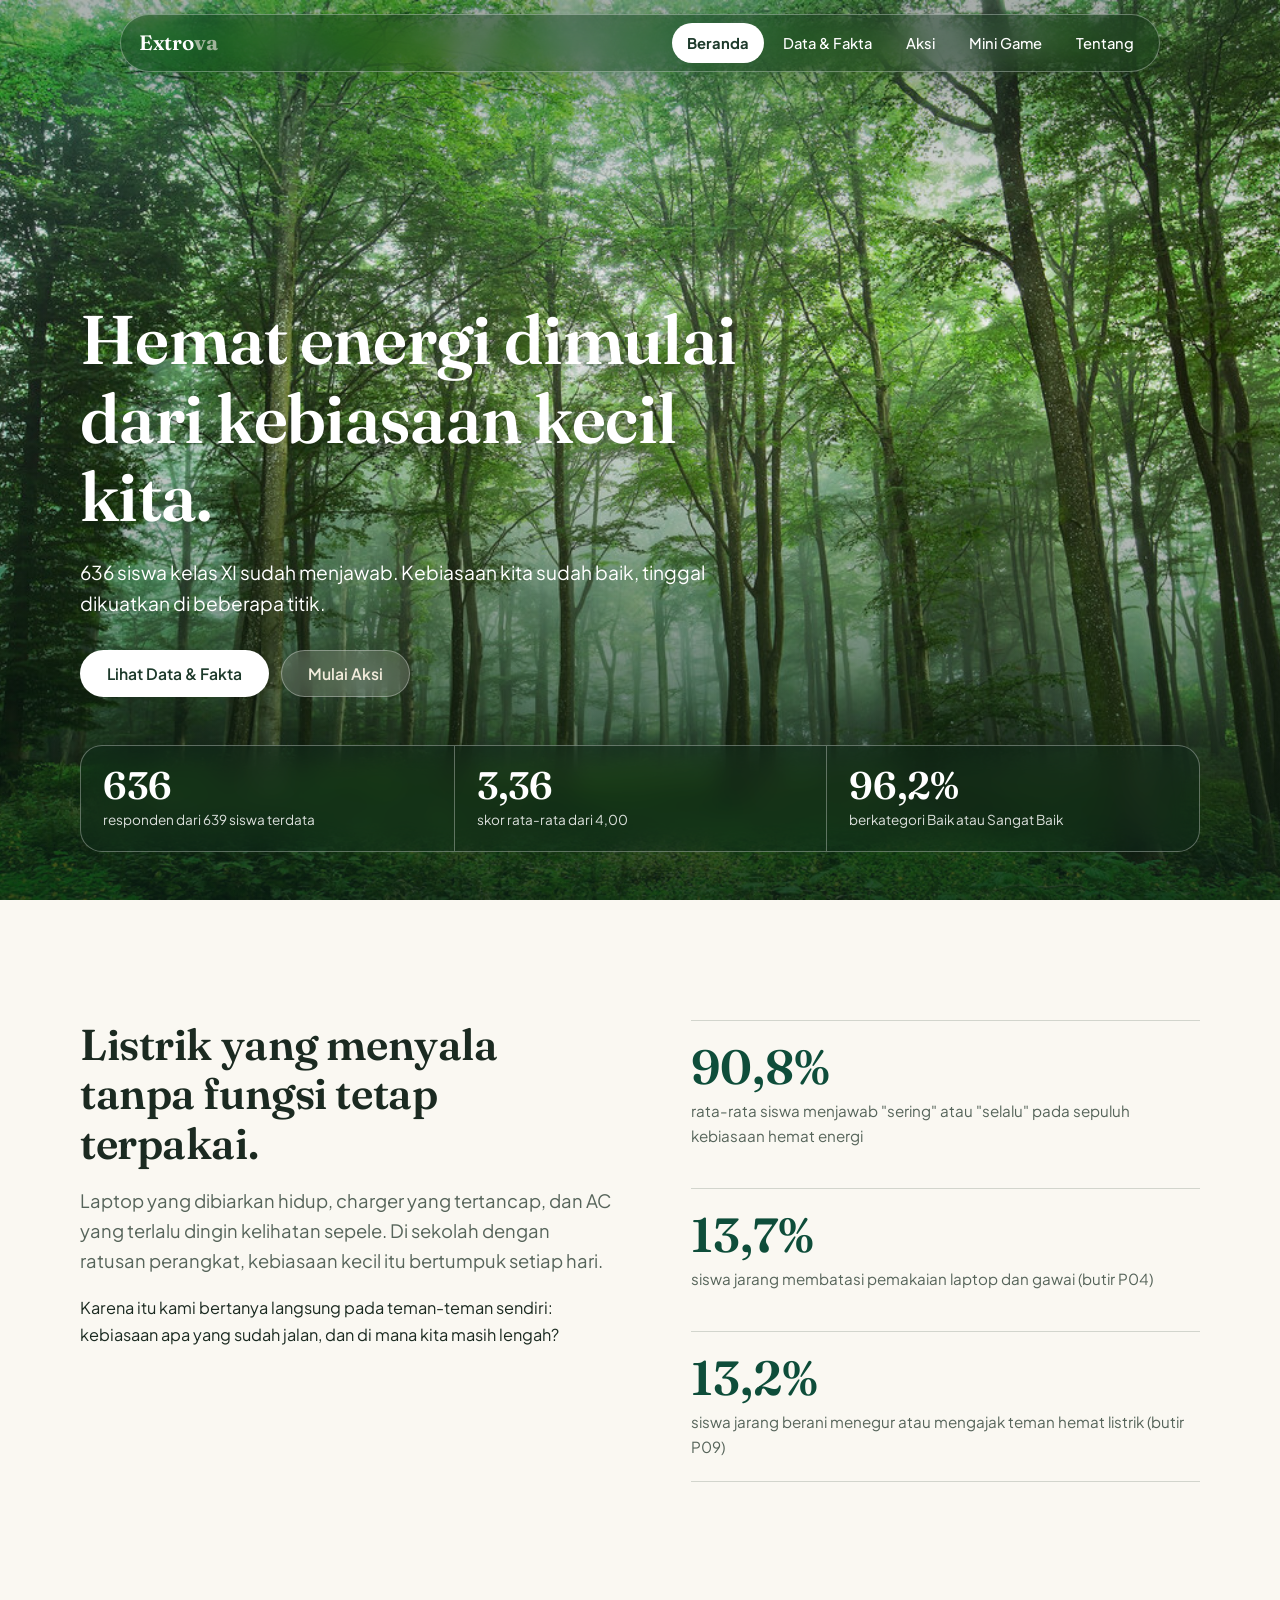
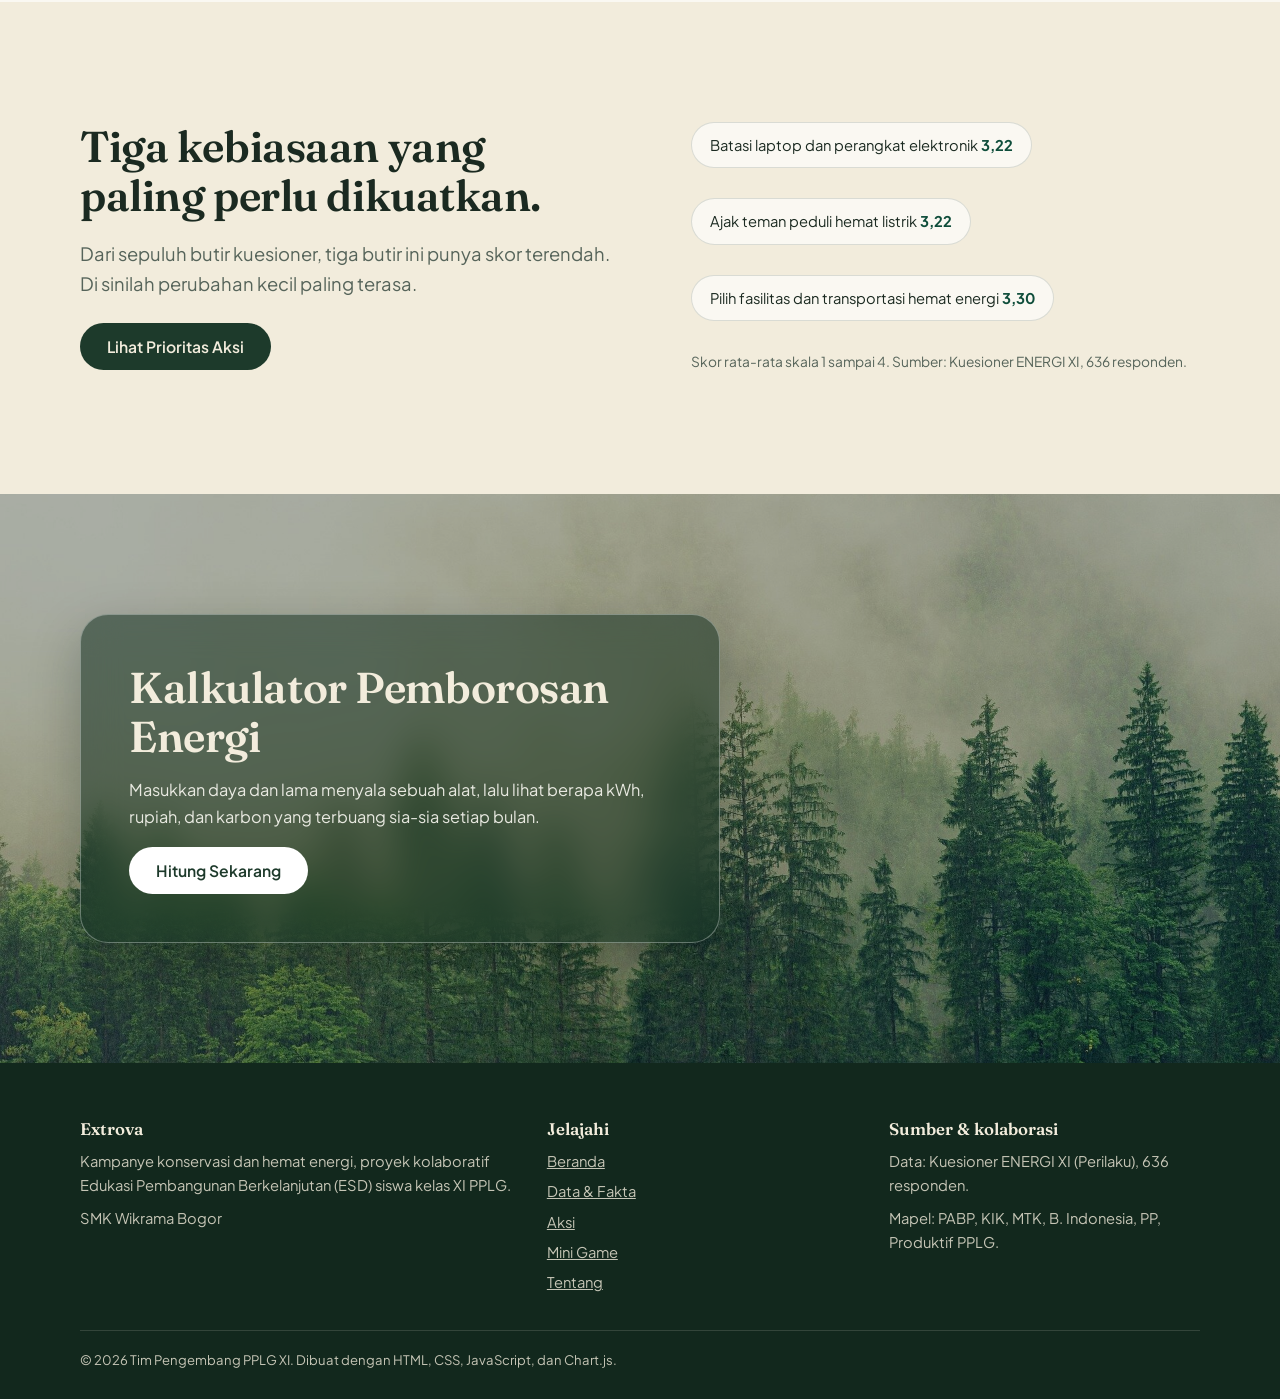
<file: index.html>
<!DOCTYPE html>
<html lang="id">
<head>
  <meta charset="UTF-8">
  <meta name="viewport" content="width=device-width, initial-scale=1">
  <title>Extrova — Kampanye Konservasi & Hemat Energi XI PPLG</title>
  <meta name="description" content="Kampanye hemat energi berbasis kuesioner 636 siswa kelas XI SMK Wikrama Bogor.">
  <link rel="preconnect" href="https://fonts.googleapis.com">
  <link rel="preconnect" href="https://fonts.gstatic.com" crossorigin>
  <link href="https://fonts.googleapis.com/css2?family=Fraunces:wght@500;600&family=Plus+Jakarta+Sans:wght@400;500;600;700&display=swap" rel="stylesheet">
  <link rel="stylesheet" href="css/style.css">
  <script src="js/main.js" defer></script>
</head>
<body data-page="index">
  <main>
    <section class="hero">
      <img src="assets/img/forest-view.jpg" alt="foto hutan" fetchpriority="high" onerror="this.remove()">
      <div class="wrap">
        <h1>Hemat energi dimulai dari kebiasaan kecil kita.</h1>
        <p>636 siswa kelas XI sudah menjawab. Kebiasaan kita sudah baik, tinggal dikuatkan di beberapa titik.</p>
        <div class="btn-row">
          <a class="btn btn-solid" href="data.html">Lihat Data & Fakta</a>
          <a class="btn btn-glass" href="aksi.html">Mulai Aksi</a>
        </div>
        <div class="hero-strip">
          <div><b>636</b><span>responden dari 639 siswa terdata</span></div>
          <div><b>3,36</b><span>skor rata-rata dari 4,00</span></div>
          <div><b>96,2%</b><span>berkategori Baik atau Sangat Baik</span></div>
        </div>
      </div>
    </section>

    <section class="section">
      <div class="wrap split">
        <div class="reveal">
          <h2>Listrik yang menyala tanpa fungsi tetap terpakai.</h2>
          <p class="lead">Laptop yang dibiarkan hidup, charger yang tertancap, dan AC yang terlalu dingin kelihatan sepele. Di sekolah dengan ratusan perangkat, kebiasaan kecil itu bertumpuk setiap hari.</p>
          <p>Karena itu kami bertanya langsung pada teman-teman sendiri: kebiasaan apa yang sudah jalan, dan di mana kita masih lengah?</p>
        </div>
        <div class="stat-col reveal">
          <div><b>90,8%</b><span>rata-rata siswa menjawab "sering" atau "selalu" pada sepuluh kebiasaan hemat energi</span></div>
          <div><b>13,7%</b><span>siswa jarang membatasi pemakaian laptop dan gawai (butir P04)</span></div>
          <div><b>13,2%</b><span>siswa jarang berani menegur atau mengajak teman hemat listrik (butir P09)</span></div>
        </div>
      </div>
    </section>

    <section class="section on-cream">
      <div class="wrap split">
        <div class="reveal">
          <h2>Tiga kebiasaan yang paling perlu dikuatkan.</h2>
          <p class="lead">Dari sepuluh butir kuesioner, tiga butir ini punya skor terendah. Di sinilah perubahan kecil paling terasa.</p>
          <div class="btn-row" style="margin-top:24px"><a class="btn btn-dark" href="aksi.html">Lihat Prioritas Aksi</a></div>
        </div>
        <div class="strong-row reveal" style="margin-top:0;flex-direction:column;align-items:flex-start">
          <span class="chip">Batasi laptop dan perangkat elektronik <b>3,22</b></span>
          <span class="chip">Ajak teman peduli hemat listrik <b>3,22</b></span>
          <span class="chip">Pilih fasilitas dan transportasi hemat energi <b>3,30</b></span>
          <p class="small">Skor rata-rata skala 1 sampai 4. Sumber: Kuesioner ENERGI XI, 636 responden.</p>
        </div>
      </div>
    </section>

    <section class="band section">
      <img src="assets/img/hero.jpg" alt="" loading="lazy" onerror="this.remove()">
      <div class="wrap">
        <div class="glass reveal">
          <h2>Kalkulator Pemborosan Energi</h2>
          <p>Masukkan daya dan lama menyala sebuah alat, lalu lihat berapa kWh, rupiah, dan karbon yang terbuang sia-sia setiap bulan.</p>
          <a class="btn btn-solid" href="game.html">Hitung Sekarang</a>
        </div>
      </div>
    </section>
  </main>
</body>
</html>
</file>
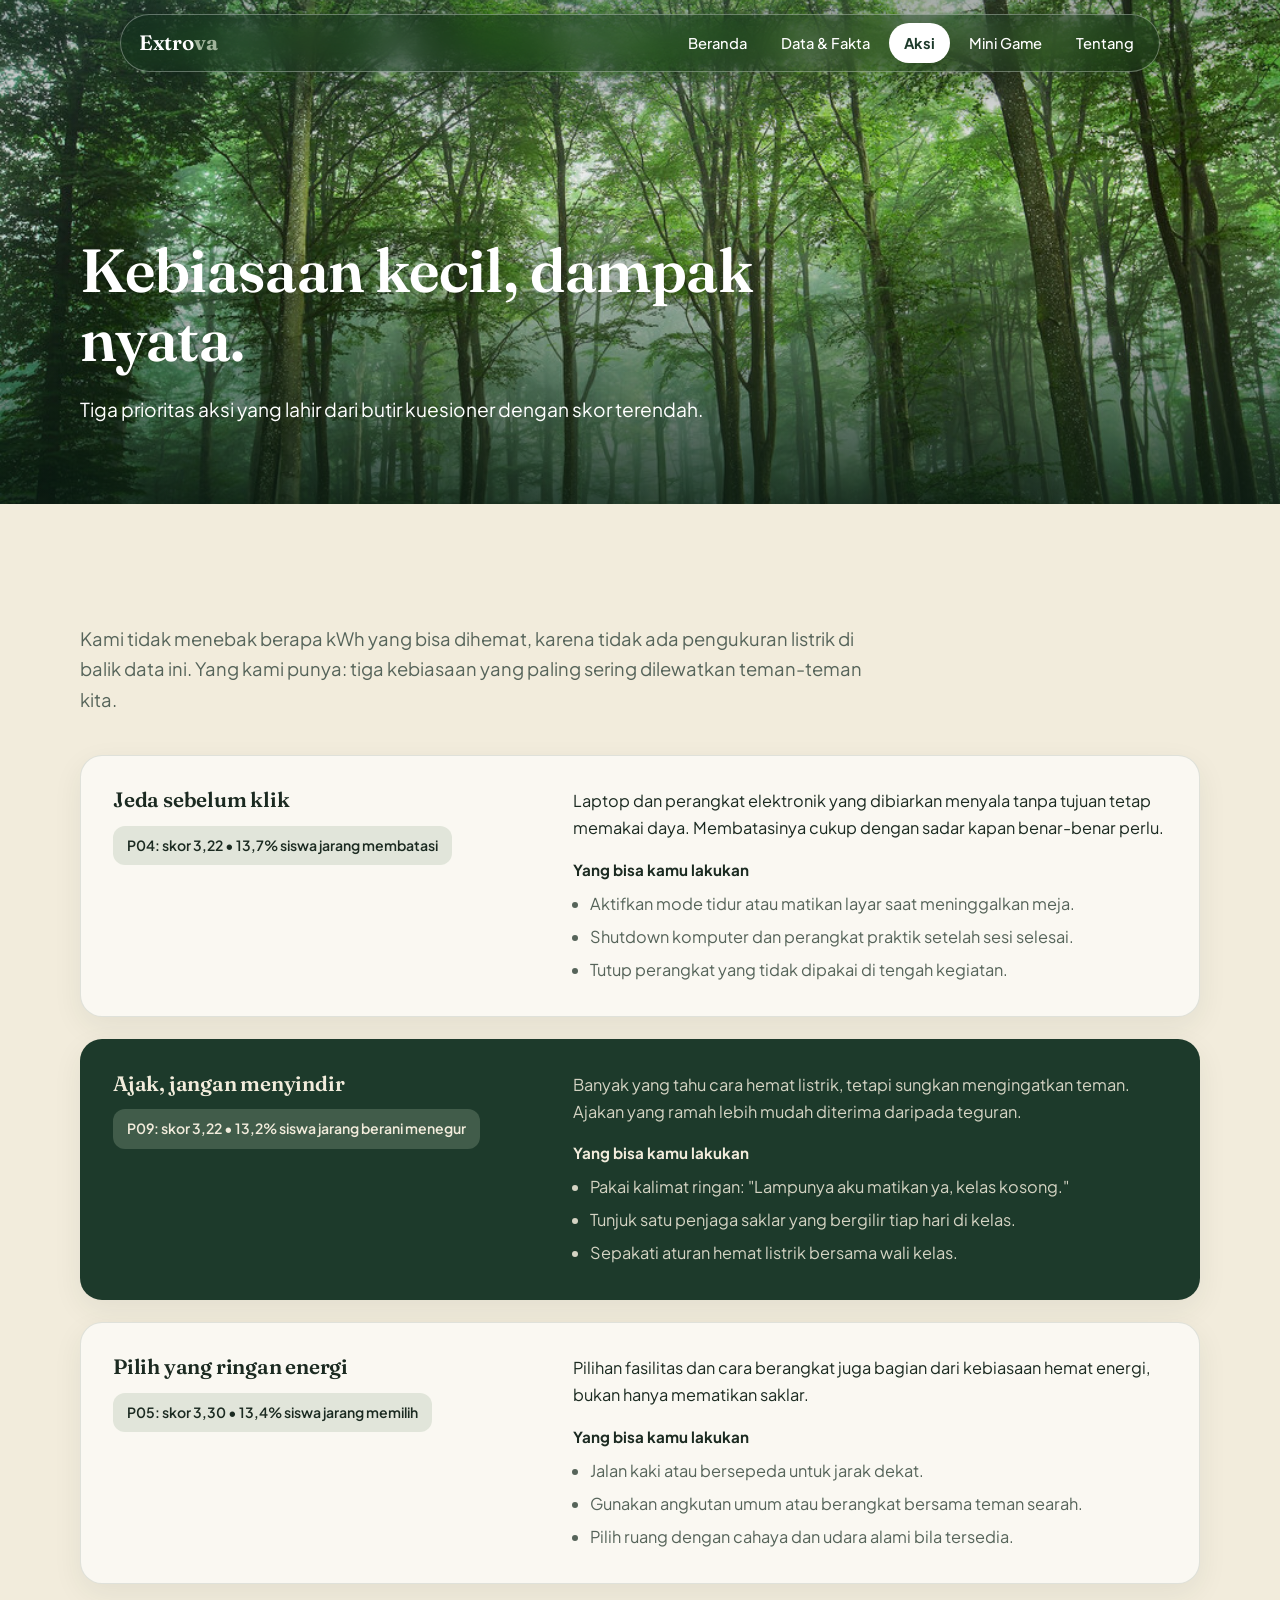
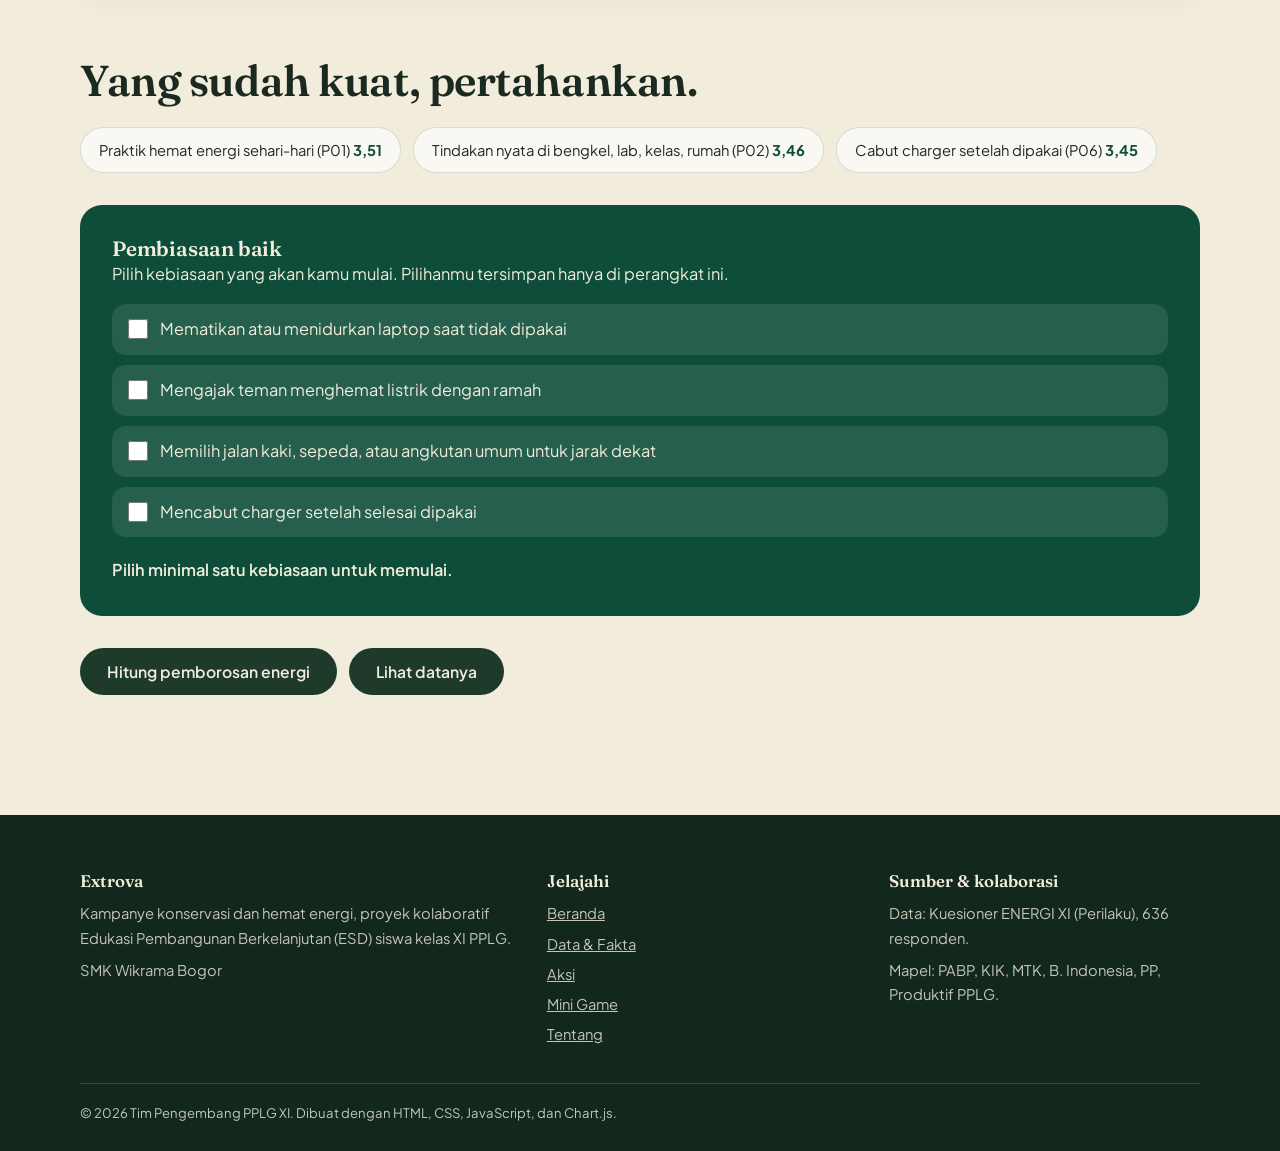
<file: aksi.html>
<!DOCTYPE html>
<html lang="id">
<head>
  <meta charset="UTF-8">
  <meta name="viewport" content="width=device-width, initial-scale=1">
  <title>Prioritas Aksi — Extrova</title>
  <link rel="preconnect" href="https://fonts.googleapis.com">
  <link rel="preconnect" href="https://fonts.gstatic.com" crossorigin>
  <link href="https://fonts.googleapis.com/css2?family=Fraunces:wght@500;600&family=Plus+Jakarta+Sans:wght@400;500;600;700&display=swap" rel="stylesheet">
  <link rel="stylesheet" href="css/style.css">
  <script src="js/main.js" defer></script>
</head>
<body data-page="aksi">
  <main>
    <section class="hero page-hero">
      <img src="assets/img/forest-view.jpg" alt="" onerror="this.remove()">
      <div class="wrap">
        <h1>Kebiasaan kecil, dampak nyata.</h1>
        <p>Tiga prioritas aksi yang lahir dari butir kuesioner dengan skor terendah.</p>
      </div>
    </section>

    <section class="section on-cream">
      <div class="wrap">
        <p class="lead reveal">Kami tidak menebak berapa kWh yang bisa dihemat, karena tidak ada pengukuran listrik di balik data ini. Yang kami punya: tiga kebiasaan yang paling sering dilewatkan teman-teman kita.</p>

        <div class="actions">
          <article class="action reveal">
            <div>
              <h3>Jeda sebelum klik</h3>
              <span class="finding">P04: skor 3,22 • 13,7% siswa jarang membatasi</span>
            </div>
            <div>
              <p>Laptop dan perangkat elektronik yang dibiarkan menyala tanpa tujuan tetap memakai daya. Membatasinya cukup dengan sadar kapan benar-benar perlu.</p>
              <h4>Yang bisa kamu lakukan</h4>
              <ul>
                <li>Aktifkan mode tidur atau matikan layar saat meninggalkan meja.</li>
                <li>Shutdown komputer dan perangkat praktik setelah sesi selesai.</li>
                <li>Tutup perangkat yang tidak dipakai di tengah kegiatan.</li>
              </ul>
            </div>
          </article>

          <article class="action reveal">
            <div>
              <h3>Ajak, jangan menyindir</h3>
              <span class="finding">P09: skor 3,22 • 13,2% siswa jarang berani menegur</span>
            </div>
            <div>
              <p>Banyak yang tahu cara hemat listrik, tetapi sungkan mengingatkan teman. Ajakan yang ramah lebih mudah diterima daripada teguran.</p>
              <h4>Yang bisa kamu lakukan</h4>
              <ul>
                <li>Pakai kalimat ringan: "Lampunya aku matikan ya, kelas kosong."</li>
                <li>Tunjuk satu penjaga saklar yang bergilir tiap hari di kelas.</li>
                <li>Sepakati aturan hemat listrik bersama wali kelas.</li>
              </ul>
            </div>
          </article>

          <article class="action reveal">
            <div>
              <h3>Pilih yang ringan energi</h3>
              <span class="finding">P05: skor 3,30 • 13,4% siswa jarang memilih</span>
            </div>
            <div>
              <p>Pilihan fasilitas dan cara berangkat juga bagian dari kebiasaan hemat energi, bukan hanya mematikan saklar.</p>
              <h4>Yang bisa kamu lakukan</h4>
              <ul>
                <li>Jalan kaki atau bersepeda untuk jarak dekat.</li>
                <li>Gunakan angkutan umum atau berangkat bersama teman searah.</li>
                <li>Pilih ruang dengan cahaya dan udara alami bila tersedia.</li>
              </ul>
            </div>
          </article>
        </div>

        <h2 style="margin-top:72px" class="reveal">Yang sudah kuat, pertahankan.</h2>
        <div class="strong-row reveal">
          <span class="chip">Praktik hemat energi sehari-hari (P01) <b>3,51</b></span>
          <span class="chip">Tindakan nyata di bengkel, lab, kelas, rumah (P02) <b>3,46</b></span>
          <span class="chip">Cabut charger setelah dipakai (P06) <b>3,45</b></span>
        </div>

        <form class="pledge reveal" id="pledge" onsubmit="return false">
          <h3>Pembiasaan baik</h3>
          <p>Pilih kebiasaan yang akan kamu mulai. Pilihanmu tersimpan hanya di perangkat ini.</p>
          <ul>
            <li><label><input type="checkbox"> Mematikan atau menidurkan laptop saat tidak dipakai</label></li>
            <li><label><input type="checkbox"> Mengajak teman menghemat listrik dengan ramah</label></li>
            <li><label><input type="checkbox"> Memilih jalan kaki, sepeda, atau angkutan umum untuk jarak dekat</label></li>
            <li><label><input type="checkbox"> Mencabut charger setelah selesai dipakai</label></li>
          </ul>
          <output aria-live="polite"></output>
        </form>

        <div class="btn-row" style="margin-top:32px">
          <a class="btn btn-dark" href="game.html">Hitung pemborosan energi</a>
          <a class="btn btn-dark" href="data.html">Lihat datanya</a>
        </div>
      </div>
    </section>
  </main>
</body>
</html>
</file>
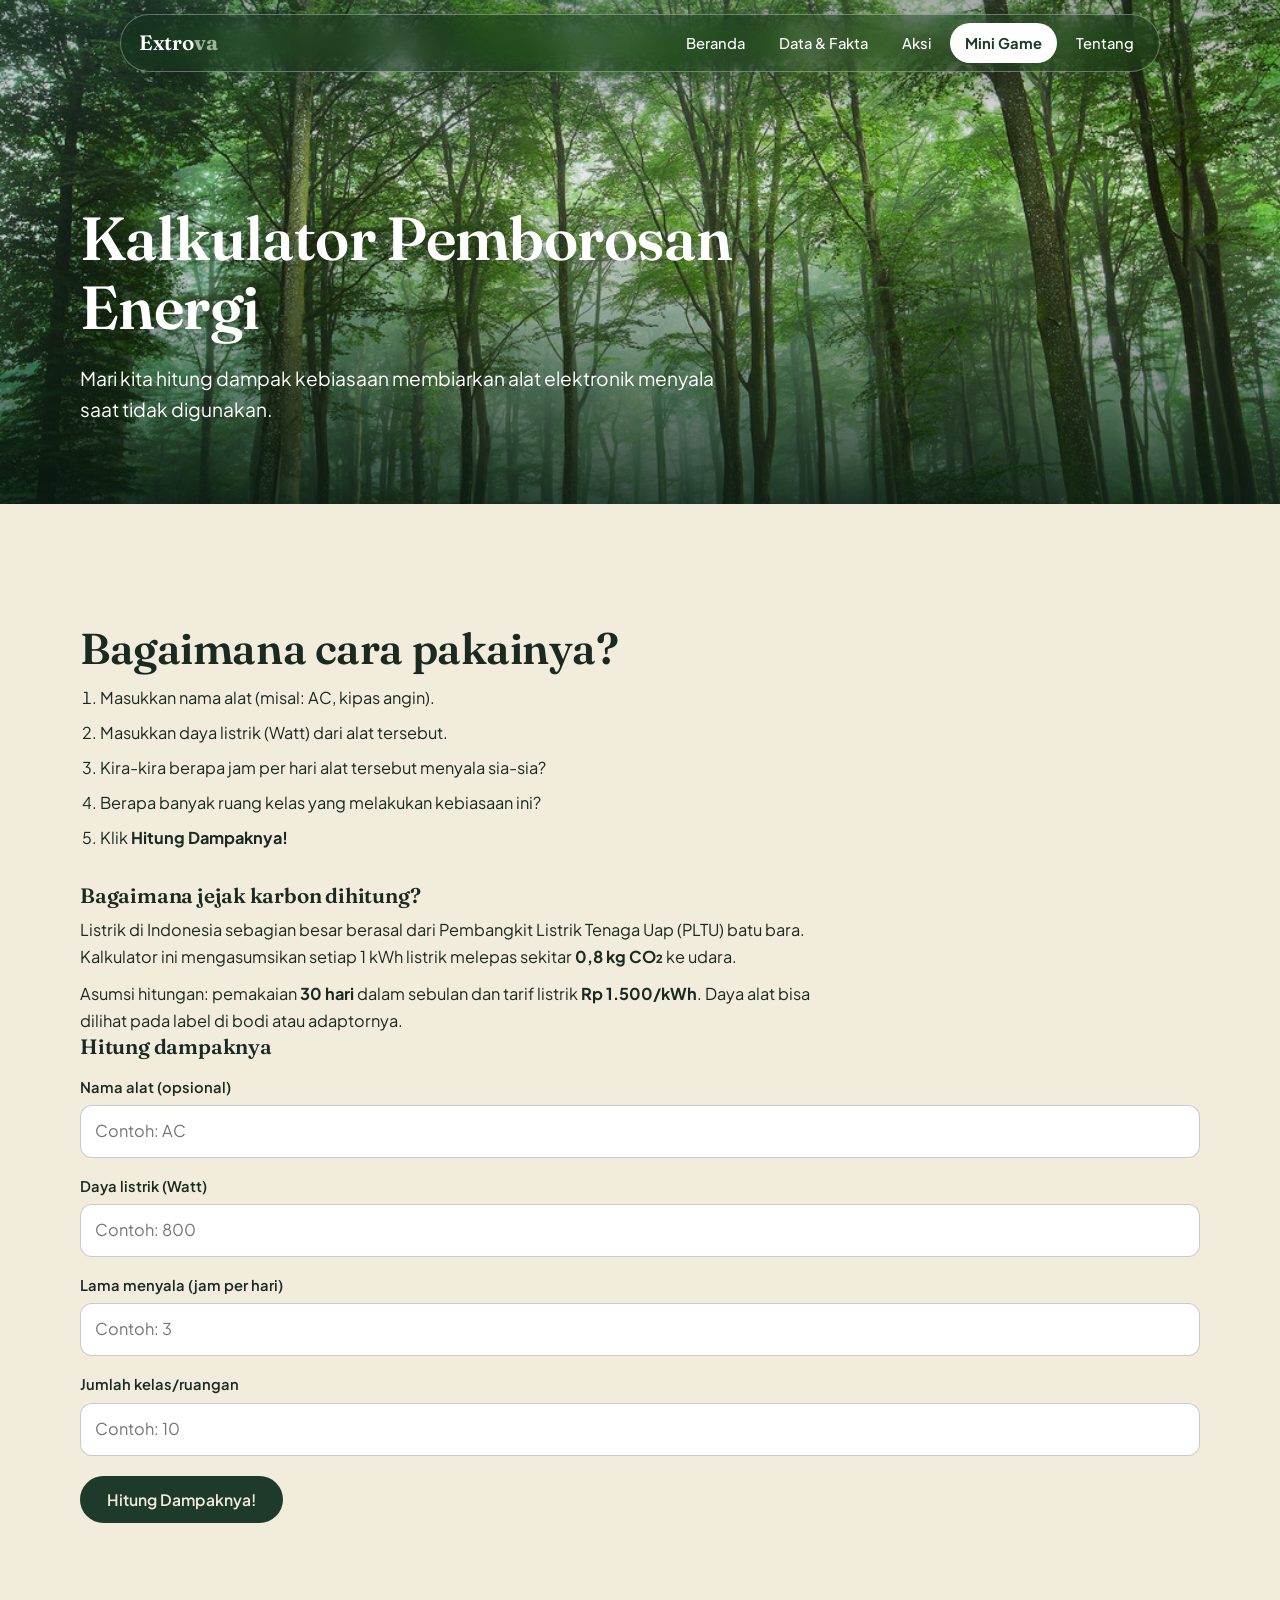
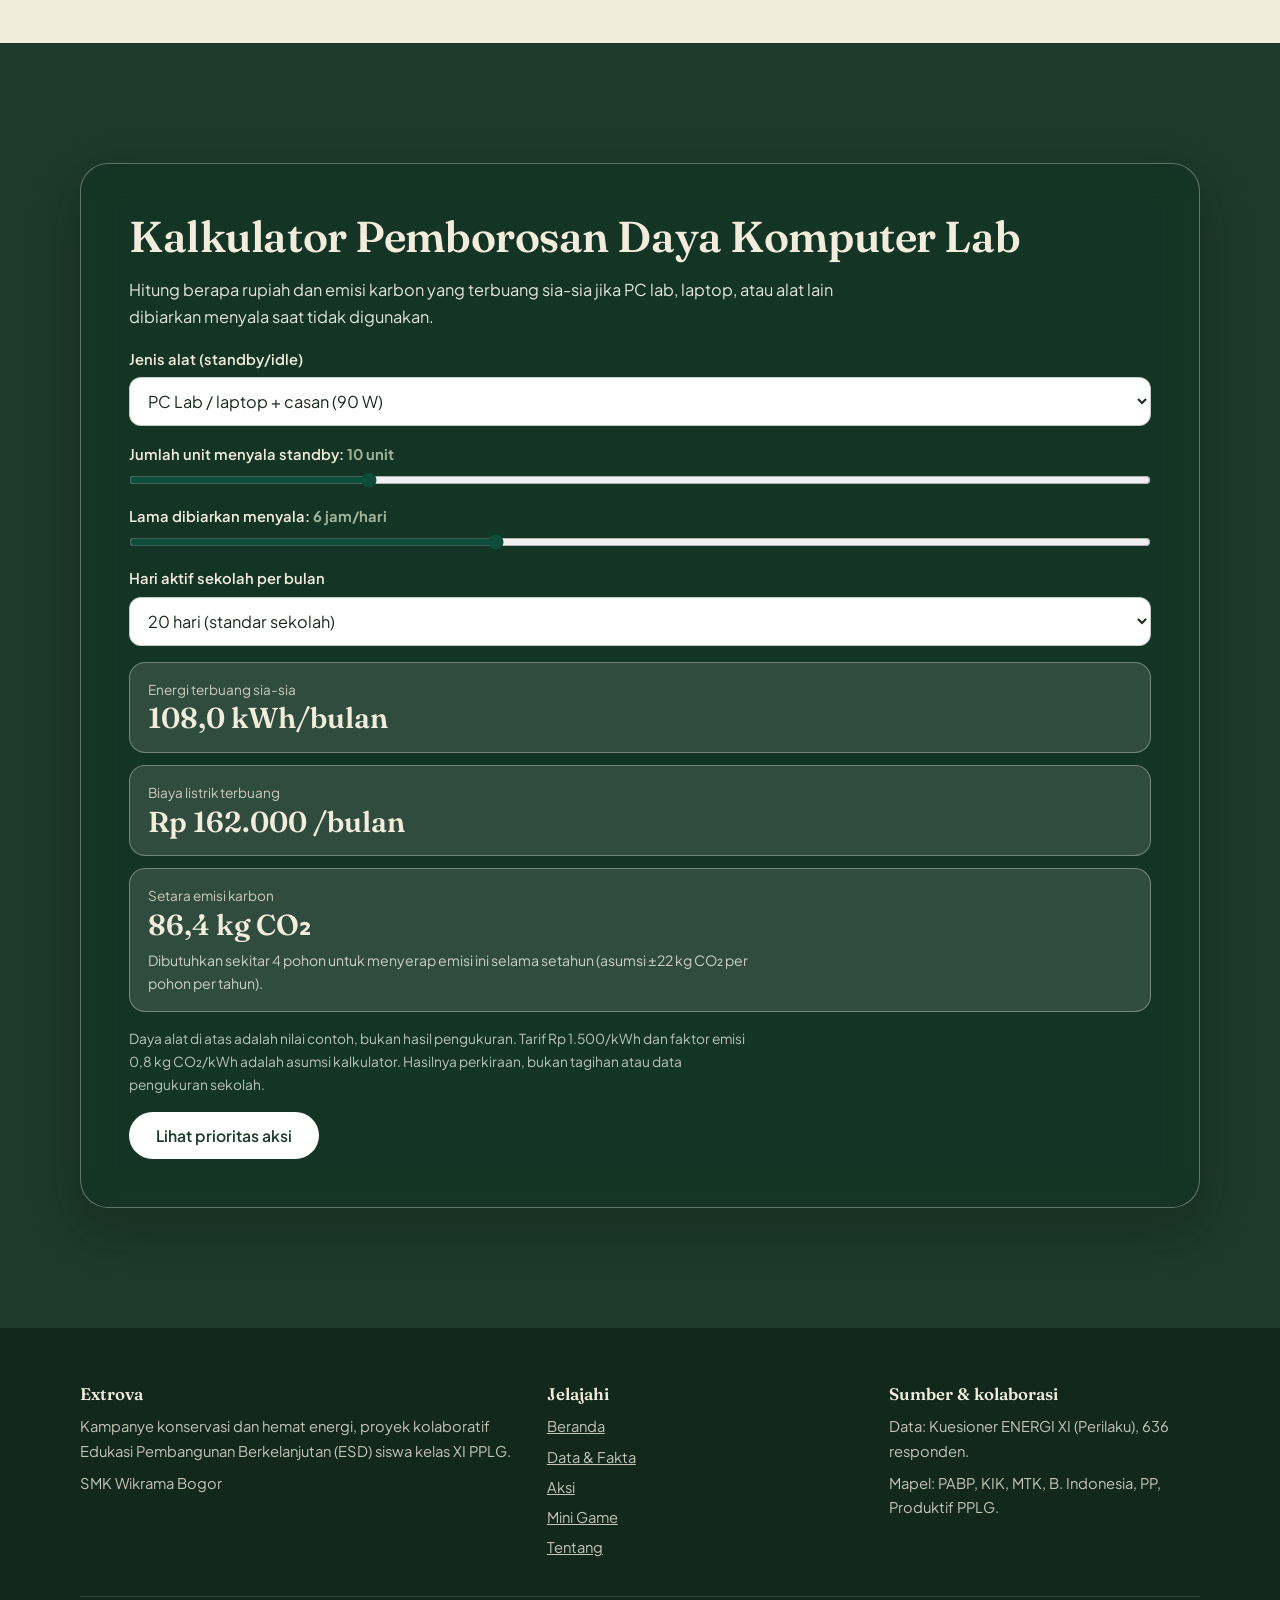
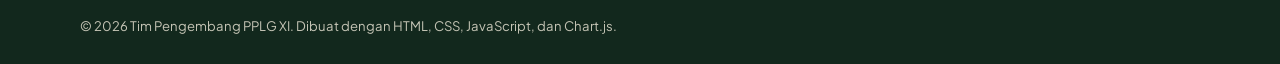
<file: game.html>
<!DOCTYPE html>
<html lang="id">
<head>
  <meta charset="UTF-8">
  <meta name="viewport" content="width=device-width, initial-scale=1">
  <title>Kalkulator Pemborosan Energi — Extrova</title>
  <link rel="preconnect" href="https://fonts.googleapis.com">
  <link rel="preconnect" href="https://fonts.gstatic.com" crossorigin>
  <link href="https://fonts.googleapis.com/css2?family=Fraunces:wght@500;600&family=Plus+Jakarta+Sans:wght@400;500;600;700&display=swap" rel="stylesheet">
  <link rel="stylesheet" href="css/style.css">
  <script src="js/main.js" defer></script>
  <script src="js/calc.js" defer></script>
</head>
<body data-page="game">
  <main>
    <section class="hero page-hero">
      <img src="assets/img/forest-view.jpg" alt="" onerror="this.remove()">
      <div class="wrap">
        <h1>Kalkulator Pemborosan Energi</h1>
        <p>Mari kita hitung dampak kebiasaan membiarkan alat elektronik menyala saat tidak digunakan.</p>
      </div>
    </section>

    <section class="section on-cream">
      <div class="wrap grid-2" style="margin-top:0;align-items:start">
        <div class="reveal">
          <h2>Bagaimana cara pakainya?</h2>
          <ol class="steps">
            <li>Masukkan nama alat (misal: AC, kipas angin).</li>
            <li>Masukkan daya listrik (Watt) dari alat tersebut.</li>
            <li>Kira-kira berapa jam per hari alat tersebut menyala sia-sia?</li>
            <li>Berapa banyak ruang kelas yang melakukan kebiasaan ini?</li>
            <li>Klik <strong>Hitung Dampaknya!</strong></li>
          </ol>
          <h3 style="margin-top:32px">Bagaimana jejak karbon dihitung?</h3>
          <p style="margin-top:10px">Listrik di Indonesia sebagian besar berasal dari Pembangkit Listrik Tenaga Uap (PLTU) batu bara. Kalkulator ini mengasumsikan setiap 1 kWh listrik melepas sekitar <strong>0,8 kg CO₂</strong> ke udara.</p>
          <p style="margin-top:10px">Asumsi hitungan: pemakaian <strong>30 hari</strong> dalam sebulan dan tarif listrik <strong>Rp 1.500/kWh</strong>. Daya alat bisa dilihat pada label di bodi atau adaptornya.</p>
        </div>

        <form class="panel reveal" id="formAlat" novalidate>
          <h3>Hitung dampaknya</h3>
          <div class="field"><label for="alatNama">Nama alat (opsional)</label>
            <input type="text" id="alatNama" placeholder="Contoh: AC" maxlength="40" autocomplete="off"></div>
          <div class="field"><label for="alatWatt">Daya listrik (Watt)</label>
            <input type="number" id="alatWatt" min="1" step="any" inputmode="decimal" placeholder="Contoh: 800" required></div>
          <div class="field"><label for="alatJam">Lama menyala (jam per hari)</label>
            <input type="number" id="alatJam" min="0.1" max="24" step="any" inputmode="decimal" placeholder="Contoh: 3" required></div>
          <div class="field"><label for="alatKelas">Jumlah kelas/ruangan</label>
            <input type="number" id="alatKelas" min="1" step="1" inputmode="numeric" placeholder="Contoh: 10" required></div>
          <button class="btn btn-dark" type="submit" style="margin-top:20px">Hitung Dampaknya!</button>
          <p class="err" id="alatErr" role="alert" hidden></p>
          <div class="results" id="alatHasil" aria-live="polite" hidden>
            <div class="res"><span>Energi terbuang sia-sia</span><b id="aKwh"></b></div>
            <div class="res"><span>Biaya listrik terbuang</span><b id="aRp"></b></div>
            <div class="res"><span>Setara emisi karbon</span><b id="aCo2"></b><p id="aPohon"></p></div>
          </div>
        </form>
      </div>
    </section>

    <section class="section on-forest">
      <div class="wrap">
        <div class="glass wide reveal">
          <h2>Kalkulator Pemborosan Daya Komputer Lab</h2>
          <p>Hitung berapa rupiah dan emisi karbon yang terbuang sia-sia jika PC lab, laptop, atau alat lain dibiarkan menyala saat tidak digunakan.</p>
          <div class="grid-2" style="margin-top:8px;align-items:start">
            <div>
              <div class="field"><label for="labAlat">Jenis alat (standby/idle)</label>
                <select id="labAlat">
                  <option value="90">PC Lab / laptop + casan (90 W)</option>
                  <option value="45">Kipas angin (45 W)</option>
                  <option value="250">Proyektor (250 W)</option>
                  <option value="800">AC 1 PK (800 W)</option>
                </select></div>
              <div class="field"><label for="labUnit">Jumlah unit menyala standby: <span class="val" id="labUnitVal"></span></label>
                <input type="range" id="labUnit" min="1" max="40" value="10"></div>
              <div class="field"><label for="labJam">Lama dibiarkan menyala: <span class="val" id="labJamVal"></span></label>
                <input type="range" id="labJam" min="1" max="15" value="6"></div>
              <div class="field"><label for="labHari">Hari aktif sekolah per bulan</label>
                <select id="labHari">
                  <option value="20" selected>20 hari (standar sekolah)</option>
                  <option value="24">24 hari (dengan ekstra/proyek)</option>
                  <option value="30">30 hari (termasuk akhir pekan)</option>
                </select></div>
            </div>
            <div class="results" style="margin-top:16px" aria-live="polite">
              <div class="res"><span>Energi terbuang sia-sia</span><b id="lKwh"></b></div>
              <div class="res"><span>Biaya listrik terbuang</span><b id="lRp"></b></div>
              <div class="res"><span>Setara emisi karbon</span><b id="lCo2"></b><p id="lPohon"></p></div>
            </div>
          </div>
          <p class="small">Daya alat di atas adalah nilai contoh, bukan hasil pengukuran. Tarif Rp 1.500/kWh dan faktor emisi 0,8 kg CO₂/kWh adalah asumsi kalkulator. Hasilnya perkiraan, bukan tagihan atau data pengukuran sekolah.</p>
          <a class="btn btn-solid" href="aksi.html">Lihat prioritas aksi</a>
        </div>
      </div>
    </section>
  </main>
</body>
</html>
</file>
<file: css/style.css>
/* Extrova — Nature'Escapes Glassmorphism */
:root{
  --forest:#1d3a2b;--emerald:#0e4d3a;--sage:#9fb39a;--olive:#6b7048;--cream:#f2ecdc;--off:#faf8f2;
  --ink:#1b2a21;--muted:#56645a;--ochre:#b8924a;--clay:#a5543f;
  --glass:rgba(250,248,242,.16);--glass-line:rgba(255,255,255,.32);
  --serif:'Fraunces',Georgia,'Times New Roman',serif;--sans:'Plus Jakarta Sans',system-ui,-apple-system,'Segoe UI',Roboto,sans-serif;
  --wrap:1120px;--r:22px;
}
*{box-sizing:border-box;margin:0;padding:0}
html{scroll-behavior:smooth;scroll-padding-top:96px}
body{font-family:var(--sans);background:var(--off);color:var(--ink);line-height:1.65;font-size:1.02rem;-webkit-font-smoothing:antialiased;overflow-x:hidden;animation:pagein .5s ease both}
@keyframes pagein{from{opacity:0}to{opacity:1}}
img,canvas{max-width:100%;display:block}
a{color:inherit}
h1,h2,h3{font-family:var(--serif);font-weight:600;line-height:1.14;letter-spacing:-.01em}
h1{font-size:clamp(2.5rem,6.4vw,4.9rem)}h2{font-size:clamp(1.8rem,3.8vw,2.7rem)}h3{font-size:1.3rem}
p{max-width:62ch}
:focus-visible{outline:3px solid var(--ochre);outline-offset:3px;border-radius:6px}
.wrap{width:min(var(--wrap),100% - 40px);margin-inline:auto}
.section{padding:clamp(64px,10vw,120px) 0}
.on-cream{background:var(--cream)}
.on-forest{background:var(--forest);color:var(--cream)}
.lead{font-size:1.15rem;color:var(--muted)}
.on-forest .lead,.on-forest p{color:rgba(255, 255, 255, 0.82)}
.small{font-size:.86rem;color:var(--muted)}
.on-forest .small{color:rgba(255, 255, 255, 0.7)}

/* Navigasi — floating glass */
.nav{position:fixed;top:14px;left:50%;transform:translateX(-50%);width:min(1040px,100% - 24px);z-index:50;display:flex;align-items:center;justify-content:space-between;padding:8px 10px 8px 18px;border-radius:999px;background:rgba(14,38,28,.38);backdrop-filter:blur(16px) saturate(140%);-webkit-backdrop-filter:blur(16px) saturate(140%);border:1px solid var(--glass-line);box-shadow:0 10px 30px rgba(8,24,16,.18);color:#fff;transition:background .3s}
.nav.solid{background:rgba(14,38,28,.8)}
.brand{font-family:var(--serif);font-size:1.3rem;text-decoration:none;font-weight:600}
.brand b{color:var(--sage)}
.nav ul{display:flex;gap:4px;list-style:none}
.nav ul a{display:block;padding:8px 15px;border-radius:999px;text-decoration:none;font-size:.92rem;font-weight:500;transition:background .2s}
.nav ul a:hover{background:rgba(255,255,255,.14)}
.nav ul a[aria-current=page]{background:#fff;color:var(--forest);font-weight:700}
.burger{display:none;background:none;border:0;color:inherit;font:inherit;padding:8px 14px;border-radius:999px;cursor:pointer;font-weight:600}
@media(max-width:820px){
  .burger{display:block}
  .nav ul{position:absolute;top:calc(100% + 8px);left:0;right:0;flex-direction:column;padding:10px;border-radius:24px;background:rgba(14,38,28,.92);backdrop-filter:blur(16px);border:1px solid var(--glass-line);display:none}
  .nav ul.open{display:flex}
}

/* Tombol */
.btn{display:inline-flex;align-items:center;gap:8px;padding:13px 26px;border-radius:999px;font:600 .98rem var(--sans);text-decoration:none;border:1px solid transparent;cursor:pointer;transition:transform .2s,background .2s,box-shadow .2s}
.btn:hover{transform:translateY(-2px)}
.btn-solid{background:#fff;color:var(--forest)}
.btn-solid:hover{box-shadow:0 8px 22px rgba(0,0,0,.22)}
.btn-glass{background:var(--glass);color:var(--cream);border-color:var(--glass-line);backdrop-filter:blur(10px);-webkit-backdrop-filter:blur(10px)}
.btn-dark{background:var(--forest);color:var(--cream)}
.btn-dark:hover{background:var(--emerald)}
.btn-row{display:flex;flex-wrap:wrap;gap:12px}

/* Hero */
.hero{position:relative;min-height:100svh;display:flex;align-items:flex-end;color:#fff;background:linear-gradient(#3d625a,#1d3a2b);overflow:hidden}
.hero>img{position:absolute;inset:0;width:100%;height:100%;object-fit:cover}
.hero::after{content:"";position:absolute;inset:0;background:linear-gradient(180deg,rgba(10,28,20,.35) 0%,rgba(10,28,20,.05) 38%,rgba(10,28,20,.78) 100%)}
.hero .wrap{position:relative;z-index:2;padding:130px 0 48px}
.hero h1{max-width:15ch;font-size:clamp(2.4rem,5.6vw,4.3rem);color:#fff;text-shadow:0 2px 24px rgba(0,0,0,.25)}
.hero p{margin:20px 0 30px;font-size:1.2rem;color:#fff;max-width:46ch}
.hero-strip{margin-top:48px;display:grid;grid-template-columns:repeat(3,1fr);border-radius:var(--r);background:rgba(14,38,28,.42);backdrop-filter:blur(14px);-webkit-backdrop-filter:blur(14px);border:1px solid var(--glass-line);overflow:hidden}
.hero-strip div{padding:18px 22px;border-left:1px solid var(--glass-line)}
.hero-strip div:first-child{border-left:0}
.hero-strip b{display:block;font:600 clamp(1.6rem,3.4vw,2.4rem)/1.1 var(--serif)}
.hero-strip span{font-size:.85rem;opacity:.85}
.page-hero{min-height:56svh}
.page-hero h1{font-size:clamp(2.2rem,5vw,3.8rem);max-width:18ch}

/* Layout editorial */
.split{display:grid;grid-template-columns:1.05fr 1fr;gap:clamp(28px,6vw,80px);align-items:start}
.split>div>*+*{margin-top:18px}
.stat-col{display:grid}
.stat-col div{padding:22px 0;border-top:1px solid rgba(29,58,43,.18)}
.stat-col div:last-child{border-bottom:1px solid rgba(29,58,43,.18)}
.stat-col b{font:600 clamp(2.2rem,4vw,3rem)/1 var(--serif);color:var(--emerald)}
.stat-col span{display:block;margin-top:6px;color:var(--muted);font-size:.95rem}
.band{position:relative;color:var(--cream);background:var(--forest);overflow:hidden}
.band>img{position:absolute;inset:0;width:100%;height:100%;object-fit:cover}
.band::after{content:"";position:absolute;inset:0;background:rgba(10,28,20,.35)}
.band .wrap{position:relative;z-index:2}
.glass{background:rgba(20,48,36,.55);backdrop-filter:blur(18px) saturate(130%);-webkit-backdrop-filter:blur(18px) saturate(130%);border:1px solid var(--glass-line);border-radius:28px;padding:clamp(24px,5vw,48px);box-shadow:0 20px 50px rgba(6,20,13,.28);max-width:640px}
.glass>*+*{margin-top:16px}
.glass p{color:rgba(250,248,242,.9)}

/* Aksi */
.actions{display:grid;gap:22px;margin-top:40px}
.action{display:grid;grid-template-columns:minmax(0,.9fr) minmax(0,1.3fr);gap:clamp(20px,4vw,48px);padding:32px;border-radius:var(--r);background:var(--off);border:1px solid rgba(29,58,43,.12);box-shadow:0 10px 30px rgba(29,58,43,.07)}
.action:nth-child(even){background:var(--forest);color:var(--cream);border-color:transparent}
.action:nth-child(even) p,.action:nth-child(even) li{color:rgba(242,236,220,.86)}
.action .finding{display:inline-block;margin-top:14px;padding:8px 14px;border-radius:12px;background:rgba(159,179,154,.28);font-size:.88rem;font-weight:600}
.action ul{margin:12px 0 0 1.1em}.action li{margin-top:6px;color:var(--muted)}
.action h4{font:700 .95rem var(--sans);margin-top:18px}
.strong-row{display:flex;flex-wrap:wrap;gap:12px;margin-top:22px}
.chip{padding:10px 18px;border-radius:999px;background:var(--off);border:1px solid rgba(29,58,43,.15);font-size:.92rem}
.chip b{color:var(--emerald)}
.pledge{margin-top:32px;padding:32px;border-radius:var(--r);background:var(--emerald);color:var(--cream)}
.pledge ul{list-style:none;margin:16px 0 20px;display:grid;gap:10px}
.pledge label{display:flex;gap:12px;align-items:center;padding:12px 16px;border-radius:14px;background:rgba(255,255,255,.1);cursor:pointer}
.pledge input{width:20px;height:20px;accent-color:var(--sage)}
.pledge output{display:block;margin-top:12px;font-weight:600}

/* Data *
.panel{background:rgba(250,248,242,.78);backdrop-filter:blur(14px);-webkit-backdrop-filter:blur(14px);border:1px solid rgba(255,255,255,.7);border-radius:var(--r);padding:clamp(20px,3vw,32px);box-shadow:0 14px 40px rgba(29,58,43,.1)}
.on-cream .panel{background:var(--off)}
.panel h3{margin-bottom:6px}.panel>p{color:var(--muted);font-size:.95rem}
.panel .src{margin-top:14px;padding-top:12px;border-top:1px solid rgba(29,58,43,.12);font-size:.8rem;color:var(--muted)}
.chart-box{position:relative;height:300px;margin-top:18px}
.chart-box.tall{height:420px}
.grid-2{display:grid;grid-template-columns:1fr 1fr;gap:24px;margin-top:24px}
.cat-wrap{display:grid;grid-template-columns:minmax(200px,300px) 1fr;gap:28px;align-items:center}
.cat-wrap .chart-box{height:260px;margin:0}
.legend{list-style:none;display:grid;gap:10px}
.legend li{display:grid;grid-template-columns:14px 1fr auto;gap:12px;align-items:center;padding-bottom:10px;border-bottom:1px solid rgba(29,58,43,.1)}
.legend i{width:14px;height:14px;border-radius:50%}
.legend em{font-style:normal;color:var(--muted);font-size:.9rem;margin-left:6px}
.notice{margin-top:24px;padding:18px 22px;border-left:4px solid var(--ochre);background:rgba(184,146,74,.12);border-radius:0 14px 14px 0;font-size:.92rem}
.findings{display:grid;grid-template-columns:repeat(3,1fr);gap:20px;margin-top:32px}
.findings div{padding-top:16px;border-top:2px solid var(--sage)}
.findings b{font:600 2rem/1 var(--serif);color:var(--emerald)}
.findings p{margin-top:8px;font-size:.93rem;color:var(--muted)}

/* Kalkulator */
.steps{margin:12px 0 0 1.2em}.steps li{margin-top:8px}
.field{display:grid;gap:6px;margin-top:16px}
.field label{font-weight:600;font-size:.92rem}
.field input[type=text],.field input[type=number],.field select{width:100%;padding:12px 14px;border-radius:12px;border:1px solid rgba(29,58,43,.25);background:#fff;font:inherit;color:var(--ink)}
.field input[type=range]{width:100%;accent-color:var(--emerald)}
.val{font-weight:700;color:var(--emerald)}
.on-forest .val{color:var(--sage)}
.results{display:grid;gap:12px;margin-top:20px}
.res{padding:16px 18px;border-radius:16px;background:var(--forest);color:var(--cream)}
.res span{display:block;font-size:.85rem;opacity:.8}
.res b{font:600 1.8rem/1.2 var(--serif)}
.res small{font:500 .9rem var(--sans);opacity:.8}
.on-forest .res{background:rgba(255,255,255,.12);border:1px solid var(--glass-line)}
.res p{margin-top:6px;font-size:.88rem;opacity:.85}
[hidden]{display:none!important}
.err{margin-top:14px;color:var(--clay);font-weight:600}
.glass.wide{max-width:none}
.on-forest .field label{color:var(--cream)}

/* Tim */
.team{display:grid;grid-template-columns:repeat(3,1fr);gap:clamp(16px,3vw,40px);margin-top:40px}
.person{text-align:center}
.photo{position:relative;aspect-ratio:3/4;border-radius:var(--r);overflow:hidden;background:linear-gradient(160deg,var(--sage),var(--forest));box-shadow:0 14px 40px rgba(29,58,43,.15)}
.photo::before{content:attr(data-i);position:absolute;inset:0;display:grid;place-items:center;font:600 3rem var(--serif);color:var(--cream)}
.photo img{position:absolute;inset:0;width:100%;height:100%;object-fit:cover}
.person h3{font:600 1.1rem var(--sans);margin-top:18px}
.person p{color:var(--muted);font-size:.9rem;margin:2px auto 0}
@media(max-width:600px){.team{grid-template-columns:1fr;max-width:320px;margin-inline:auto}}

/* Footer */
.footer{background:#12281d;color:rgba(242,236,220,.8);padding:56px 0 28px;font-size:.92rem}
.footer .cols{display:grid;grid-template-columns:1.4fr 1fr 1fr;gap:32px}
.footer h4{font:600 1.05rem var(--serif);color:var(--cream);margin-bottom:10px}
.footer ul{list-style:none;display:grid;gap:6px}
.footer p+p{margin-top:8px}
.footer .copy{margin-top:36px;padding-top:18px;border-top:1px solid rgba(242,236,220,.15);font-size:.82rem}

/* Reveal */
.reveal{opacity:0;transform:translateY(16px);transition:opacity .7s,transform .7s}
.reveal.in{opacity:1;transform:none}
@media(max-width:820px){
  .split,.grid-2,.action,.cat-wrap,.footer .cols,.findings{grid-template-columns:1fr}
  .hero-strip{grid-template-columns:1fr}
  .hero-strip div{border-left:0;border-top:1px solid var(--glass-line)}.hero-strip div:first-child{border-top:0}
  .chart-box.tall{height:520px}
}
@media(max-width:480px){.opts{grid-template-columns:1fr}.btn{width:100%;justify-content:center}}
@media(prefers-reduced-motion:reduce){*{animation:none!important;transition:none!important;scroll-behavior:auto!important}.reveal{opacity:1;transform:none}}
</file>
